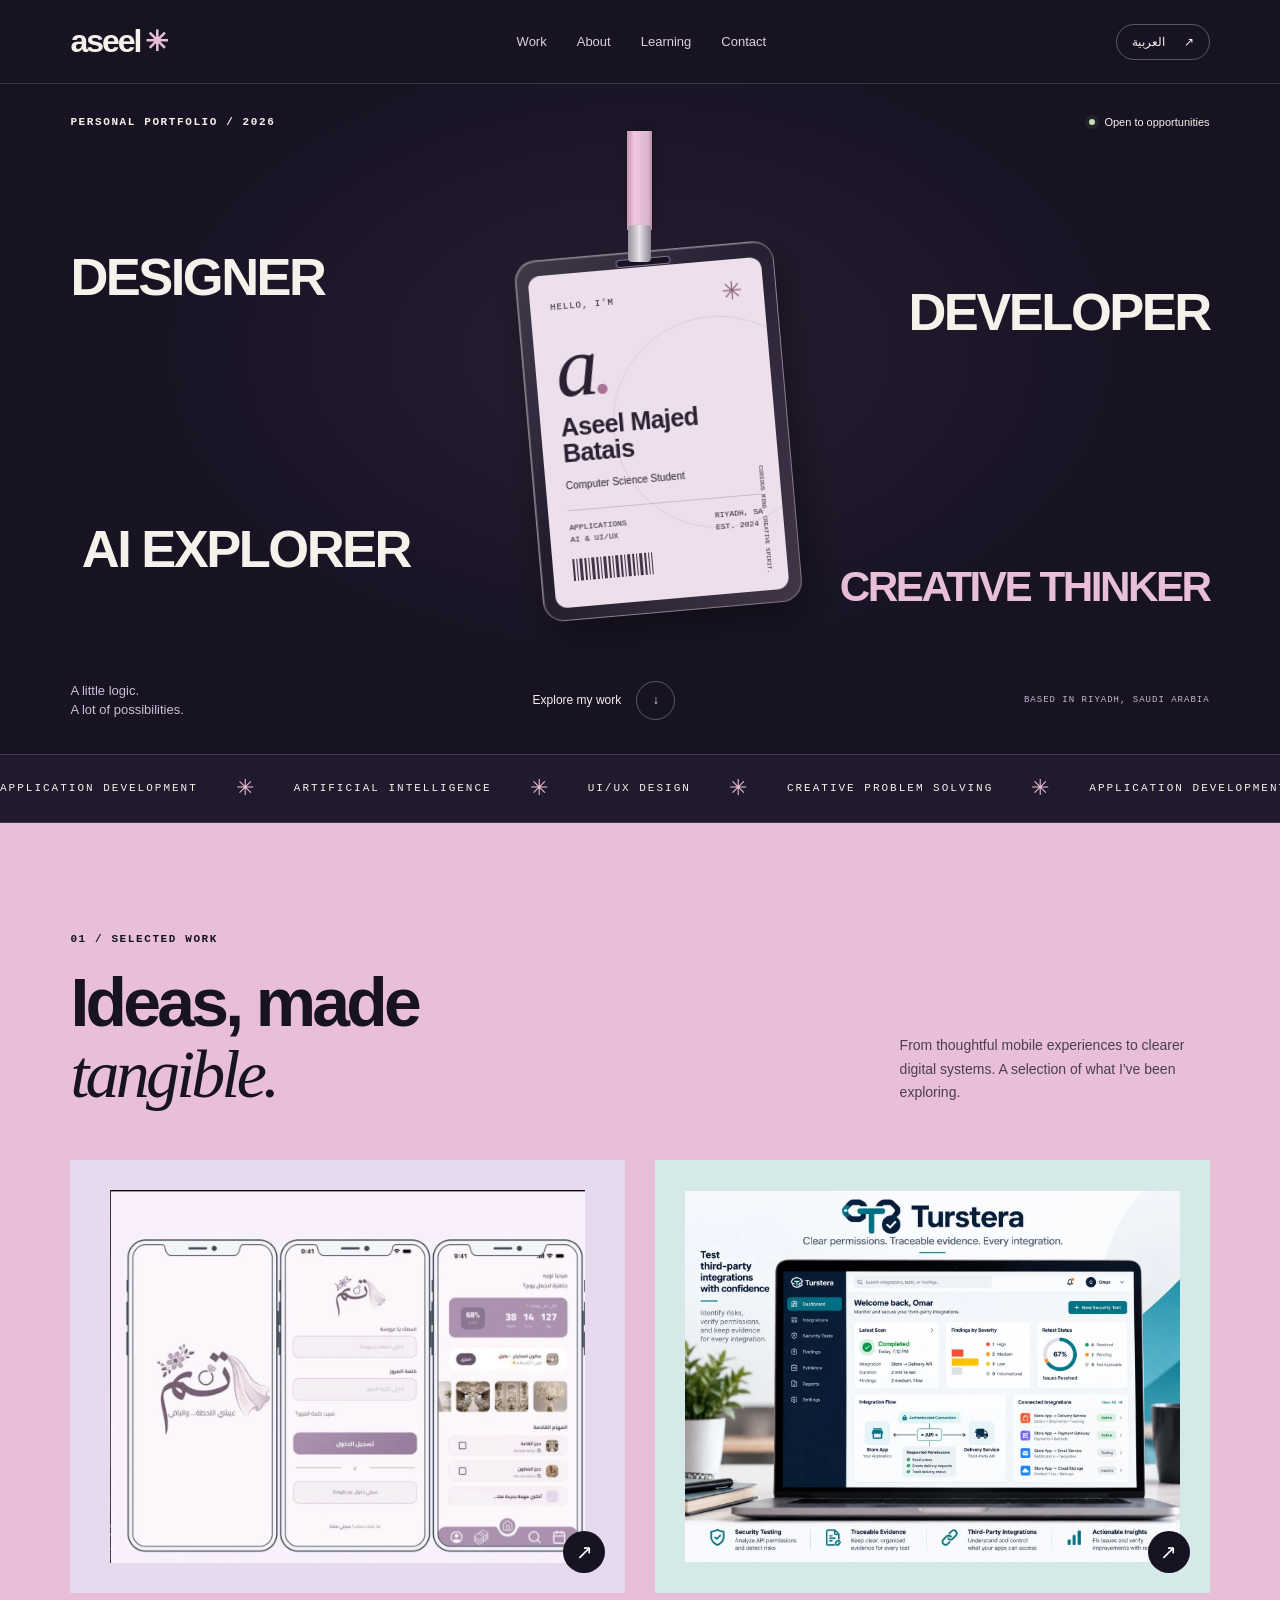
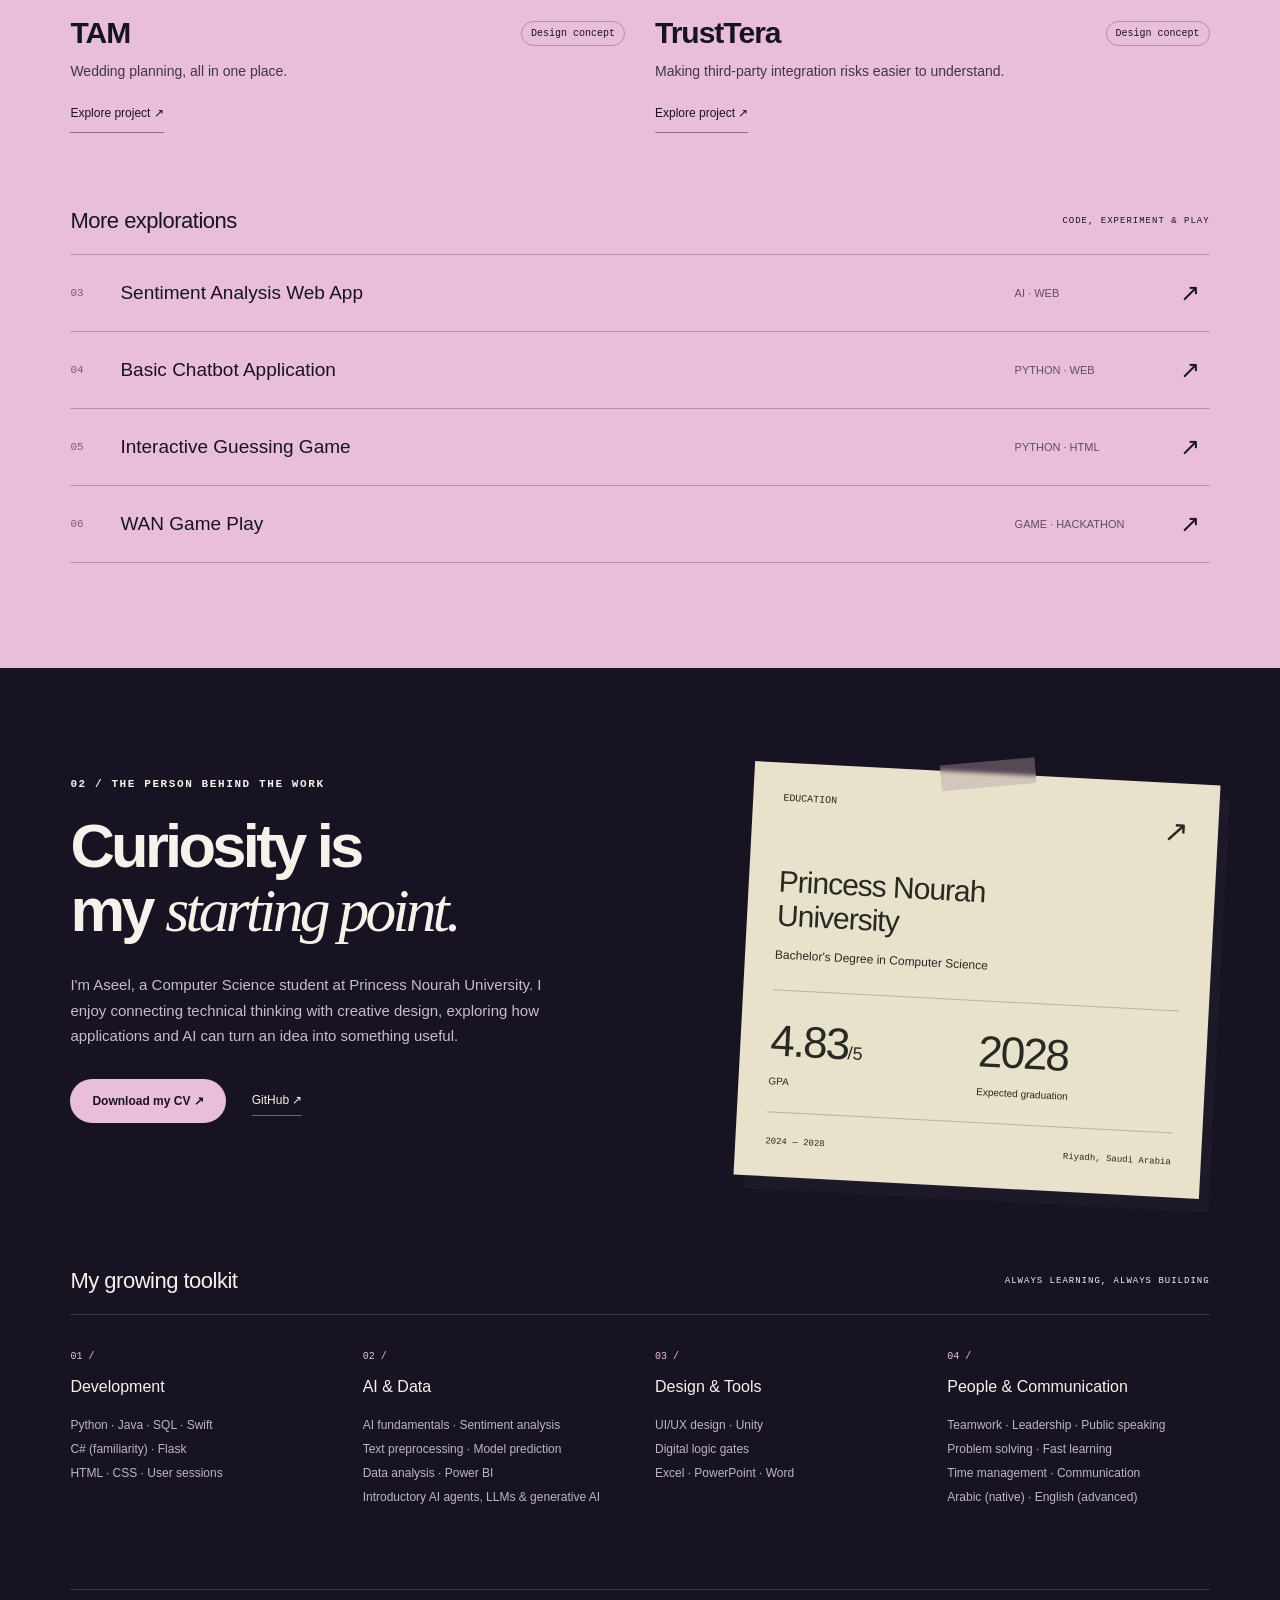
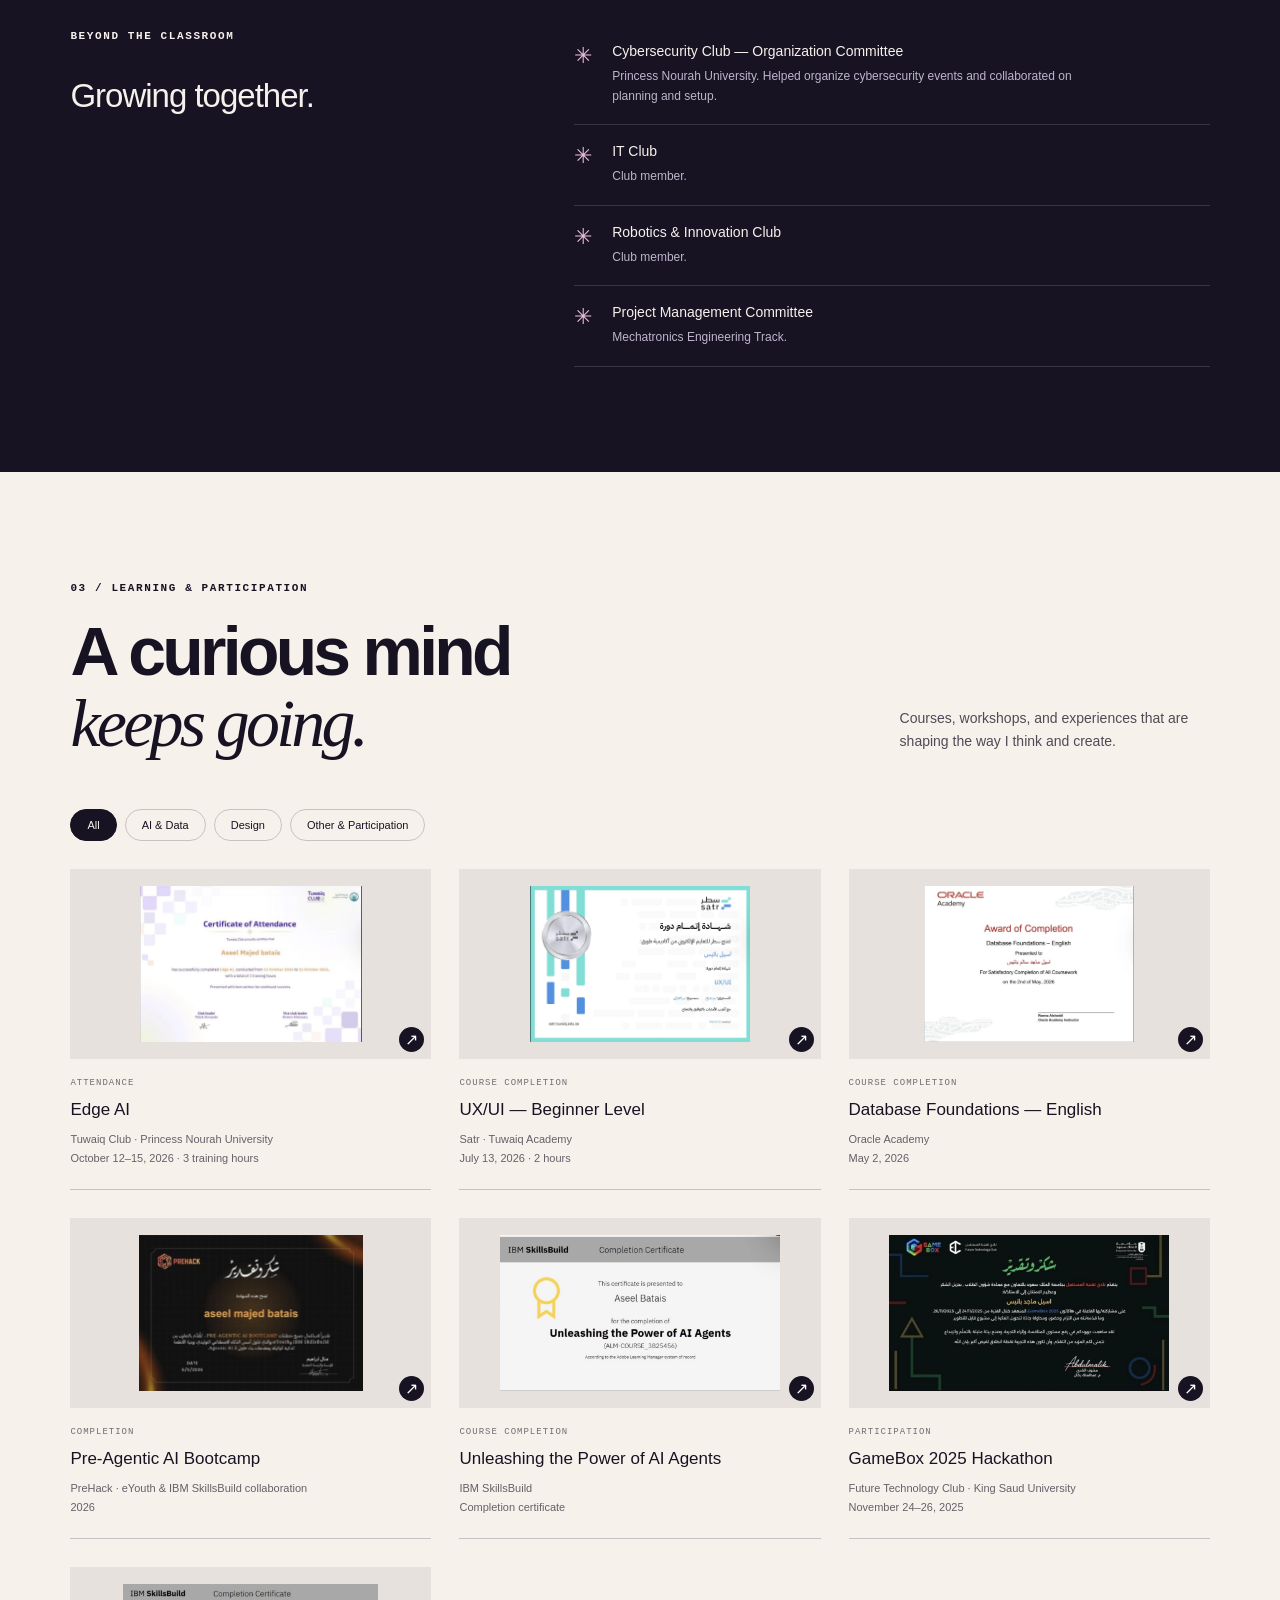
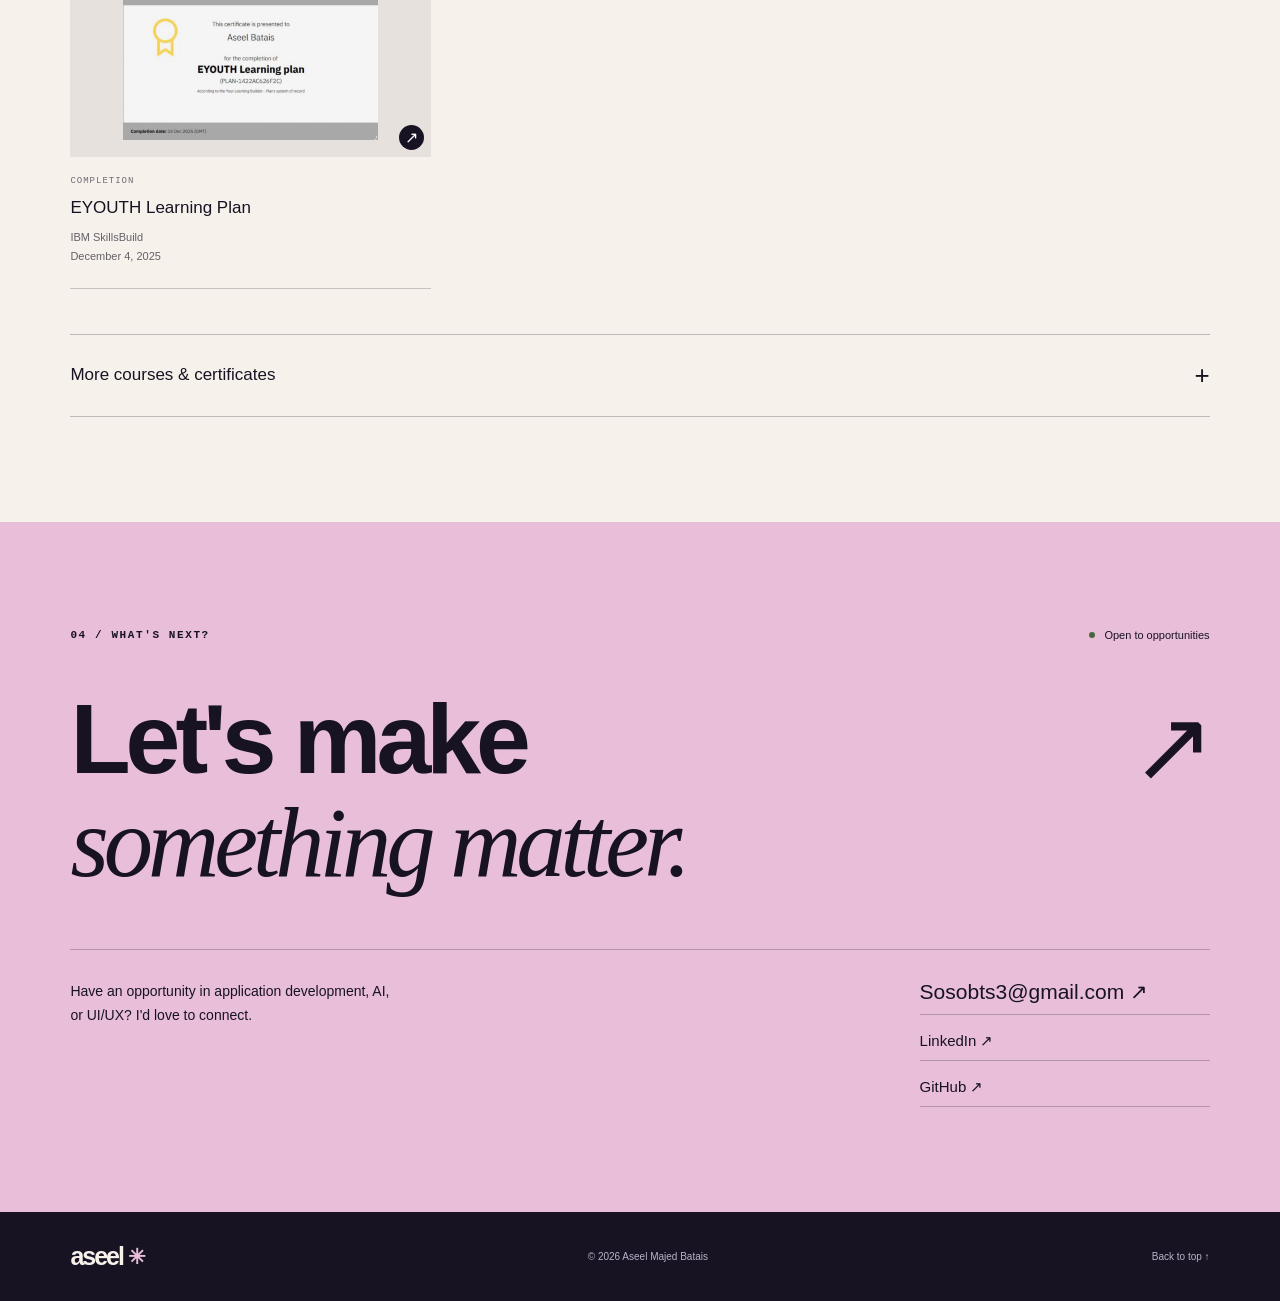
<file: index.html>
<!doctype html>
<html lang="en" dir="ltr">
<head>
<meta charset="utf-8"><meta name="viewport" content="width=device-width,initial-scale=1">
<meta name="theme-color" content="#171323"><meta name="description" content="Aseel Majed Batais — Computer Science student exploring application development, AI, and UI/UX. Discover projects, learning, and creative work.">
<title>Aseel Majed Batais — Portfolio</title>
<link rel="icon" href="assets/favicon.svg" type="image/svg+xml"><link rel="stylesheet" href="style.css">
</head>
<body>
<a class="skip" href="#work" data-t="skip">Skip to projects</a>
<header><a href="#home" class="wordmark" aria-label="Aseel home">aseel<span>✳</span></a><nav aria-label="Main navigation"><a href="#work" data-t="navWork">Work</a><a href="#about" data-t="navAbout">About</a><a href="#learning" data-t="navLearning">Learning</a><a href="#contact" data-t="navContact">Contact</a></nav><button id="language" class="language" aria-label="Switch to Arabic">العربية <span>↗</span></button></header>
<main>
<section id="home" class="hero">
<div class="hero-top"><span class="eyebrow" data-t="portfolio">PERSONAL PORTFOLIO / 2026</span><span class="availability"><i></i><span data-t="open">Open to opportunities</span></span></div>
<div class="hero-stage">
<div class="hero-word word-one" data-t="designer">DESIGNER</div><div class="hero-word word-two" data-t="developer">DEVELOPER</div><div class="hero-word word-three" data-t="explorer">AI EXPLORER</div><div class="hero-word word-four" data-t="thinker">CREATIVE THINKER</div>
<div class="badge-system" aria-label="Aseel Majed Batais profile card"><div class="lanyard"></div><div class="clip"></div><div class="badge" id="badge"><div class="badge-hole"></div><div class="badge-inner"><div class="badge-top"><span>HELLO, I'M</span><span class="badge-star">✳</span></div><div class="monogram" aria-hidden="true">a<span>.</span></div><h1>Aseel Majed<br>Batais</h1><p data-t="student">Computer Science Student</p><div class="badge-rule"></div><div class="badge-fields"><span>APPLICATIONS<br>AI & UI/UX</span><span>RIYADH, SA<br>EST. 2024</span></div><div class="barcode" aria-hidden="true"></div><span class="badge-small">CURIOUS MIND. CREATIVE SPIRIT.</span></div></div></div>
</div>
<div class="hero-bottom"><p data-t="heroIntro">A little logic.<br>A lot of possibilities.</p><a class="scroll-link" href="#work"><span data-t="explore">Explore my work</span><span class="circle-arrow">↓</span></a><span class="location" data-t="based">BASED IN RIYADH, SAUDI ARABIA</span></div>
</section>
<div class="ticker" aria-hidden="true"><div>APPLICATION DEVELOPMENT <span>✳</span> ARTIFICIAL INTELLIGENCE <span>✳</span> UI/UX DESIGN <span>✳</span> CREATIVE PROBLEM SOLVING <span>✳</span> APPLICATION DEVELOPMENT <span>✳</span> ARTIFICIAL INTELLIGENCE <span>✳</span> UI/UX DESIGN <span>✳</span></div></div>
<section class="work section" id="work"><div class="section-heading"><div><span class="eyebrow" data-t="workEyebrow">01 / SELECTED WORK</span><h2 data-t="workTitle">Ideas, made<br><em>tangible.</em></h2></div><p data-t="workIntro">From thoughtful mobile experiences to clearer digital systems. A selection of what I've been exploring.</p></div>
<div id="featured" class="featured"></div>
<div class="other-work"><div class="subheading"><h3 data-t="otherTitle">More explorations</h3><span data-t="otherSub">CODE, EXPERIMENT & PLAY</span></div><div id="otherProjects"></div></div>
</section>
<section class="about section" id="about"><div class="about-intro"><span class="eyebrow" data-t="aboutEyebrow">02 / THE PERSON BEHIND THE WORK</span><h2 data-t="aboutTitle">Curiosity is<br>my <em>starting point.</em></h2><p class="about-copy" data-t="aboutCopy">I'm Aseel, a Computer Science student at Princess Nourah University. I enjoy connecting technical thinking with creative design, exploring how applications and AI can turn an idea into something useful.</p><div class="about-actions"><a class="button pink" href="assets/Aseel_Majed_Batais_CV.pdf" download data-t="download">Download my CV ↗</a><a class="text-link" href="https://github.com/3alxx" target="_blank" rel="noopener">GitHub ↗</a></div></div><div class="education-note"><div class="note-top"><span data-t="education">EDUCATION</span><span>↗</span></div><h3 data-t="university">Princess Nourah<br>University</h3><p data-t="degree">Bachelor's Degree in Computer Science</p><div class="academic"><div><strong>4.83<span>/5</span></strong><span data-t="gpa">GPA</span></div><div><strong>2028</strong><span data-t="graduation">Expected graduation</span></div></div><div class="note-bottom"><span>2024 — 2028</span><span data-t="riyadh">Riyadh, Saudi Arabia</span></div></div>
<div class="skills"><div class="subheading"><h3 data-t="toolkit">My growing toolkit</h3><span data-t="learningAlways">ALWAYS LEARNING, ALWAYS BUILDING</span></div><div id="skillsGrid" class="skills-grid"></div></div>
<div class="community"><div><span class="eyebrow" data-t="communityLabel">BEYOND THE CLASSROOM</span><h3 data-t="communityTitle">Growing together.</h3></div><div id="activities"></div></div>
</section>
<section class="learning section" id="learning"><div class="section-heading"><div><span class="eyebrow" data-t="learningEyebrow">03 / LEARNING & PARTICIPATION</span><h2 data-t="learningTitle">A curious mind<br><em>keeps going.</em></h2></div><p data-t="learningIntro">Courses, workshops, and experiences that are shaping the way I think and create.</p></div><div class="filter-tabs" role="group" aria-label="Certificate categories"><button class="active" data-filter="all" data-t="all">All</button><button data-filter="ai" data-t="ai">AI & Data</button><button data-filter="design" data-t="design">Design</button><button data-filter="other" data-t="participation">Other & Participation</button></div><div id="certificates" class="cert-grid"></div><details class="additional"><summary><span data-t="additionalTitle">More courses & certificates</span><span>+</span></summary><div id="additionalCourses"></div></details></section>
<section class="contact section" id="contact"><div class="contact-top"><span class="eyebrow" data-t="contactEyebrow">04 / WHAT'S NEXT?</span><span class="availability"><i></i><span data-t="open">Open to opportunities</span></span></div><h2 data-t="contactTitle">Let's make<br><em>something matter.</em><span>↗</span></h2><div class="contact-bottom"><p data-t="contactCopy">Have an opportunity in application development, AI, or UI/UX? I'd love to connect.</p><div class="contact-links"><a href="mailto:Sosobts3@gmail.com">Sosobts3@gmail.com ↗</a><a href="https://www.linkedin.com/in/aseel-batais-29797629b" target="_blank" rel="noopener">LinkedIn ↗</a><a href="https://github.com/3alxx" target="_blank" rel="noopener">GitHub ↗</a></div></div></section>
</main><footer><a class="wordmark" href="#home">aseel<span>✳</span></a><span>© 2026 Aseel Majed Batais</span><a href="#home" data-t="top">Back to top ↑</a></footer>
<dialog id="projectDialog"><div class="dialog-bar"><span id="dialogLabel"></span><button class="close" data-close="projectDialog" aria-label="Close project">×</button></div><div id="projectContent"></div></dialog>
<dialog id="imageDialog"><div class="dialog-bar"><span id="imageTitle"></span><button class="close" data-close="imageDialog" aria-label="Close image">×</button></div><img id="largeImage" alt=""></dialog>
<script src="app.js"></script>
</body></html>
</file>
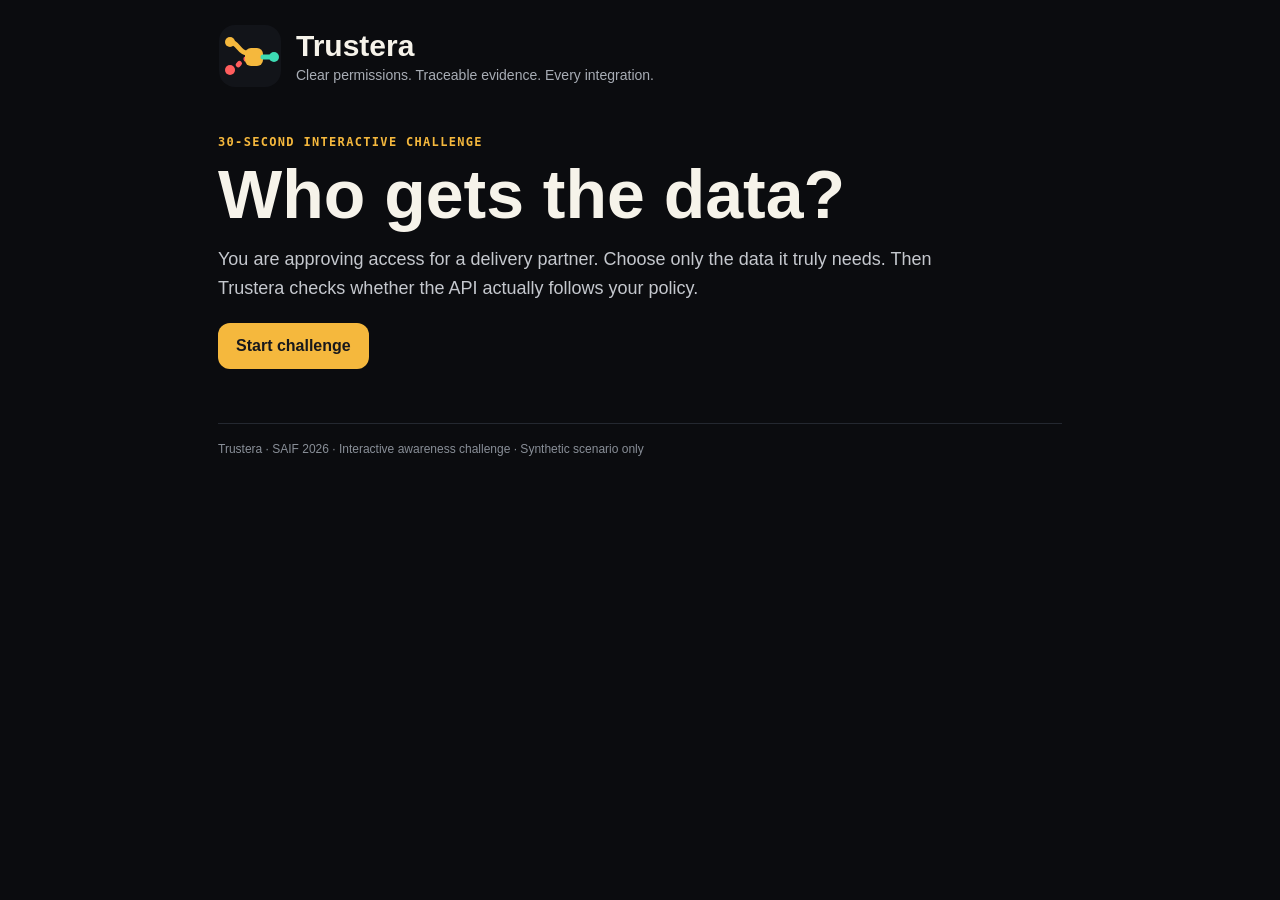
<file: trustera-challenge/index.html>
<!doctype html>
<html lang="en">
<head>
<meta charset="utf-8">
<meta name="viewport" content="width=device-width, initial-scale=1">
<meta name="theme-color" content="#0B0C0F">
<title>Trustera — Who Gets the Data?</title>
<style>
:root{--graphite:#0B0C0F;--surface:#121419;--gold:#F5B83D;--green:#3DDBB4;--red:#FF5D5D;--sand:#F6F3EA;--muted:#A8ADB5;--line:#292D35}
*{box-sizing:border-box}body{margin:0;background:var(--graphite);color:var(--sand);font-family:Arial,Helvetica,sans-serif}button{font:inherit}
.wrap{max-width:880px;margin:auto;padding:24px 18px 56px}.brand{display:flex;align-items:center;gap:14px}.mark{width:64px;height:64px}
.brand h1{font-size:30px;margin:0}.brand p{margin:4px 0 0;color:var(--muted);font-size:14px}
.kicker{font:700 12px/1.4 ui-monospace,monospace;letter-spacing:.11em;text-transform:uppercase;color:var(--gold)}
.hero{padding:46px 0 20px}.hero h2{font-size:clamp(38px,8vw,68px);line-height:.98;margin:10px 0 18px;max-width:760px}.hero p{font-size:18px;line-height:1.6;color:#c5c8ce;max-width:720px}
.card{margin-top:20px;padding:22px;background:var(--surface);border:1px solid var(--line);border-radius:16px}.hidden{display:none!important}
.actions{display:flex;gap:12px;flex-wrap:wrap;margin-top:20px}.primary,.secondary{border-radius:12px;padding:13px 18px;font-weight:800;cursor:pointer;min-height:46px}
.primary{background:var(--gold);color:#17181C;border:0}.secondary{background:transparent;color:var(--sand);border:1px solid #404550}
.top{display:flex;align-items:center;justify-content:space-between;gap:16px}.timer{font:700 16px ui-monospace,monospace;color:var(--gold)}
.progress{height:7px;background:#20242B;border-radius:99px;overflow:hidden;margin-top:14px}.progress span{display:block;height:100%;background:var(--gold);width:0;transition:width .2s}
.q{font-size:30px;font-weight:800;margin:24px 0 8px}.sub{color:#b8bcc3;line-height:1.5}
.fields{display:grid;grid-template-columns:1fr 1fr;gap:12px;margin-top:20px}.field{padding:16px;text-align:left;background:#0E1014;color:var(--sand);border:1px solid #353A44;border-radius:14px;cursor:pointer;min-height:76px}
.field strong{display:block;font:700 15px ui-monospace,monospace}.field small{display:block;color:#9DA2AA;margin-top:6px}.field.selected{border-color:var(--gold);box-shadow:inset 0 0 0 1px var(--gold)}
.grid2{display:grid;grid-template-columns:1fr 1fr;gap:14px;margin-top:18px}.panel{background:#0E1014;border:1px solid #30343D;border-radius:14px;padding:16px}.panel h3{font-size:13px;text-transform:uppercase;letter-spacing:.08em;margin:0 0 12px}
.row{display:flex;align-items:center;justify-content:space-between;gap:10px;padding:9px 0;border-top:1px solid #23262D;font:14px ui-monospace,monospace}.row:first-of-type{border-top:0}
.gold{color:var(--gold)}.green{color:var(--green)}.red{color:var(--red)}
.alert{margin:18px 0;padding:15px 16px;border-left:4px solid var(--red);background:#1A1113;border-radius:10px}
.flow{margin-top:20px;display:grid;grid-template-columns:1fr 64px 1fr;align-items:center;gap:12px}.node{padding:16px;background:#0E1014;border:1px solid #353A44;border-radius:14px;text-align:center}.policy{border-color:var(--gold)}
.allow-line{height:3px;background:var(--green);position:relative}.allow-line:after{content:"";position:absolute;right:-1px;top:-5px;border-left:9px solid var(--green);border-top:6px solid transparent;border-bottom:6px solid transparent}
.block-line{margin-top:16px;height:3px;background:repeating-linear-gradient(to right,var(--red),var(--red) 8px,transparent 8px,transparent 15px)}
.passport{margin-top:22px;padding:20px;border-radius:16px;background:#0D1514;border:1px solid var(--green)}.passport.fail{background:#171011;border-color:var(--red)}
.status{font-size:38px;font-weight:900;margin:4px 0 10px}.metric{display:flex;justify-content:space-between;gap:16px;padding:11px 0;border-top:1px solid #2A2F35}.metric:first-of-type{border-top:0}
.footer{margin-top:34px;padding-top:18px;border-top:1px solid #242830;color:#898F98;font-size:12px}
@media(max-width:640px){.fields,.grid2{grid-template-columns:1fr}.flow{grid-template-columns:1fr}.allow-line{width:3px;height:40px;margin:auto}.allow-line:after{right:-5px;top:auto;bottom:-1px;border-left:6px solid transparent;border-right:6px solid transparent;border-top:9px solid var(--green);border-bottom:0}}
</style>
</head>
<body>
<main class="wrap">
<div class="brand">
<svg class="mark" viewBox="0 0 64 64" aria-label="Trustera mark">
<rect x="1" y="1" width="62" height="62" rx="16" fill="#121419"/>
<path d="M12 18 C20 18 21 29 29 29" stroke="#F5B83D" stroke-width="5" fill="none" stroke-linecap="round"/>
<circle cx="12" cy="18" r="5" fill="#F5B83D"/>
<path d="M12 46 C20 46 21 35 29 35" stroke="#FF5D5D" stroke-width="5" fill="none" stroke-linecap="round" stroke-dasharray="2 8"/>
<circle cx="12" cy="46" r="5" fill="#FF5D5D"/>
<rect x="27" y="24" width="18" height="18" rx="6" fill="#F5B83D"/>
<path d="M45 33 H55" stroke="#3DDBB4" stroke-width="5" stroke-linecap="round"/>
<circle cx="56" cy="33" r="5" fill="#3DDBB4"/>
</svg>
<div><h1>Trustera</h1><p>Clear permissions. Traceable evidence. Every integration.</p></div>
</div>
<section id="intro" class="hero">
<div class="kicker">30-second interactive challenge</div>
<h2>Who gets the data?</h2>
<p>You are approving access for a delivery partner. Choose only the data it truly needs. Then Trustera checks whether the API actually follows your policy.</p>
<div class="actions"><button id="start" class="primary">Start challenge</button></div>
</section>
<section id="game" class="card hidden">
<div class="top"><div class="kicker">Step 1 · Set the policy</div><div id="timer" class="timer">00:30</div></div>
<div class="progress"><span id="bar"></span></div>
<div class="q">What should the delivery partner access?</div>
<div class="sub">Scenario: it only needs enough information to deliver an assigned order.</div>
<div id="fields" class="fields"></div>
<div class="actions"><button id="verify" class="primary">Verify with Trustera</button><button id="reset" class="secondary">Reset</button></div>
</section>
<section id="reveal" class="card hidden">
<div class="kicker">Step 2 · Compare policy vs behavior</div>
<div class="q">You made the policy. Did the API follow it?</div>
<div class="grid2">
<div class="panel"><h3 class="gold">Allowed by your policy</h3><div id="allowed"></div></div>
<div class="panel"><h3 class="red">Actually returned by API</h3><div id="actual"></div></div>
</div>
<div class="alert"><strong>Violation found.</strong> The API returned <span id="extra">0</span> field(s) your policy did not allow.</div>
<div class="flow"><div class="node">Store API<br><span class="kicker">data owner</span></div><div class="allow-line"></div><div class="node policy">Policy node<br><span class="gold">Trustera verifies</span></div></div>
<div class="block-line"></div>
<p class="sub" style="font-size:13px">Red dashed flow = forbidden data is blocked before it reaches the partner.</p>
<div class="passport fail">
<div class="kicker">Integration Passport</div><div class="status red">FAILED</div>
<div class="metric"><span>Finding</span><strong class="red">Unauthorized Data Access</strong></div>
<div class="metric"><span>Evidence</span><strong>Captured</strong></div>
<div class="metric"><span>Policy tests</span><strong>3 / 4 passed</strong></div>
</div>
<div class="actions"><button id="fix" class="primary">Apply fix & retest</button></div>
</section>
<section id="final" class="card hidden">
<div class="kicker">Step 3 · Retest</div>
<div class="q green">The integration now follows the policy.</div>
<div class="passport">
<div class="kicker">Integration Passport</div><div class="status green">VERIFIED</div>
<div class="metric"><span>Trust Score</span><strong class="green">100 / 100</strong></div>
<div class="metric"><span>Policy tests</span><strong class="green">4 / 4 passed</strong></div>
<div class="metric"><span>Open findings</span><strong class="green">0</strong></div>
<div class="metric"><span>Evidence</span><strong>Traceable</strong></div>
</div>
<div class="card" style="background:#0E1014">
<div class="kicker">The idea in one line</div>
<p style="font-size:23px;font-weight:800;margin:8px 0">Trust is not assumed. It is verified.</p>
<p class="sub">Trustera compares what a third party is allowed to access with what the API actually returns, records evidence, and retests after the fix.</p>
</div>
<div class="actions"><button id="again" class="secondary">Play again</button></div>
</section>
<div class="footer">Trustera · SAIF 2026 · Interactive awareness challenge · Synthetic scenario only</div>
</main>
<script>
(() => {
const data=[["order_id","Needed to identify the assigned order"],["delivery_address","Needed to deliver the order"],["delivery_status","Needed to update delivery"],["customer_phone","Not required in this scenario"],["national_id","Sensitive — not needed"],["private_record","Sensitive — not needed"]];
const actual=["order_id","delivery_address","delivery_status","customer_phone","national_id","private_record"];
const state={selected:new Set(),sec:30,t:null}; const $=id=>document.getElementById(id); const sections=["intro","game","reveal","final"];
function show(id){sections.forEach(x=>$(x).classList.toggle("hidden",x!==id));window.scrollTo({top:0,behavior:"smooth"});}
function render(){$("fields").innerHTML="";data.forEach(([name,desc])=>{const b=document.createElement("button");b.type="button";b.className="field";b.innerHTML='<strong>'+name+'</strong><small>'+desc+'</small>';b.addEventListener("click",()=>{state.selected.has(name)?state.selected.delete(name):state.selected.add(name);b.classList.toggle("selected")});$("fields").appendChild(b);});}
function start(){clearInterval(state.t);state.selected.clear();state.sec=30;render();$("timer").textContent="00:30";$("bar").style.width="0%";show("game");state.t=setInterval(()=>{state.sec--;$("timer").textContent="00:"+String(state.sec).padStart(2,"0");$("bar").style.width=((30-state.sec)/30*100)+"%";if(state.sec<=0){clearInterval(state.t);verify()}},1000);}
function row(name,bad=false){return '<div class="row"><span>'+name+'</span><span class="'+(bad?'red':'green')+'">'+(bad?'VIOLATION':'✓')+'</span></div>';}
function verify(){clearInterval(state.t);const chosen=[...state.selected];$("allowed").innerHTML=(chosen.length?chosen:["No fields selected"]).map(x=>row(x,false)).join("");$("actual").innerHTML=actual.map(x=>row(x,!state.selected.has(x))).join("");$("extra").textContent=actual.filter(x=>!state.selected.has(x)).length;show("reveal");}
$("start").addEventListener("click",start);$("reset").addEventListener("click",start);$("verify").addEventListener("click",verify);$("fix").addEventListener("click",()=>show("final"));$("again").addEventListener("click",start);render();
})();
</script>
</body>
</html>
</file>
<file: style.css>
:root{--ink:#171323;--ink2:#211a33;--paper:#f7f1ec;--pink:#e8bed9;--pink-light:#f0d6e6;--muted:#b8afc4;--line:#ffffff24;--accent:#f3b9df}*{box-sizing:border-box}html{scroll-behavior:smooth;scroll-padding-top:90px}body{margin:0;background:var(--ink);color:var(--paper);font-family:Arial,Tahoma,sans-serif;-webkit-font-smoothing:antialiased}button,a{-webkit-tap-highlight-color:transparent}button{font:inherit;cursor:pointer}a{color:inherit;text-decoration:none}button:focus-visible,a:focus-visible,summary:focus-visible{outline:3px solid #8576ff;outline-offset:5px}::selection{background:#e8bed9;color:#171323}.skip{position:fixed;top:-100px;z-index:30;padding:15px;background:white;color:black}.skip:focus{top:5px}header{height:84px;position:relative;z-index:5;display:flex;align-items:center;justify-content:space-between;max-width:1600px;margin:auto;padding:0 5.5%;border-bottom:1px solid var(--line)}.wordmark{font-size:32px;font-weight:800;letter-spacing:-2px;display:flex;align-items:center;gap:5px}.wordmark span{font-size:28px;color:var(--pink)}nav{display:flex;gap:30px;font-size:13px;color:#d8d1e1}nav a{position:relative;padding:10px 0}nav a:after{content:'';height:1px;background:var(--pink);position:absolute;bottom:5px;left:0;right:100%;transition:right .2s}nav a:hover:after{right:0}.language{border:1px solid #ffffff4a;color:var(--paper);background:transparent;padding:10px 15px;border-radius:30px;font-size:12px}.language span{margin-inline-start:15px}.hero{max-width:1600px;margin:auto;padding:30px 5.5% 34px;background:radial-gradient(ellipse at 50% 40%,#49365355,transparent 57%)}.hero-top,.hero-bottom{display:flex;align-items:center;justify-content:space-between;gap:20px}.eyebrow{font:11px/1.5 'Courier New',monospace;letter-spacing:1.6px;font-weight:600}.availability{display:inline-flex;align-items:center;gap:9px;font-size:11px}.availability i{height:6px;width:6px;border-radius:50%;background:#c2e1af;box-shadow:0 0 0 4px #bde1ac12}.hero-stage{position:relative;height:550px;display:grid;place-items:center;direction:ltr}.hero-word{position:absolute;font-size:clamp(26px,4.1vw,66px);font-weight:900;letter-spacing:-2.5px;line-height:1;z-index:0}.word-one{top:120px;left:0}.word-two{top:155px;right:0}.word-three{bottom:105px;left:1%}.word-four{bottom:72px;right:0;font-size:clamp(23px,3.3vw,52px);color:var(--pink)}.badge-system{height:550px;width:260px;position:relative;perspective:900px;z-index:1}.lanyard{height:99px;width:25px;background:linear-gradient(90deg,#c794b4,#efc7e1 30%,#ddb4d0 85%,#ba8ba9);position:absolute;left:117px;top:0;box-shadow:2px 0 10px #0004}.clip{position:absolute;left:118px;top:94px;background:linear-gradient(90deg,#97939c,#e7e3e9,#89848f);width:23px;height:37px;border-radius:4px;z-index:3}.badge{position:absolute;top:120px;width:260px;height:362px;border:1px solid #e9ccdf80;border-radius:21px;background:linear-gradient(130deg,#ffffff21,#ffffff05 45%,#d7b8cf33);padding:15px 12px 12px;box-shadow:8px 18px 40px #0006,inset 1px 1px #fff4;transform:rotate(-5deg);transform-origin:50% -30px;animation:sway 7s ease-in-out infinite;will-change:transform}.badge-hole{position:absolute;left:101px;top:6px;width:55px;height:8px;border:1px solid #cbb7d399;border-radius:9px;background:#171323}.badge-inner{height:100%;border-radius:12px;background:#eddfeb;color:#292133;padding:17px 20px;position:relative;overflow:hidden}.badge-inner:after{content:'';position:absolute;right:-50px;top:55px;border:1px solid #8b72882b;border-radius:50%;width:210px;height:210px;pointer-events:none}.badge-top{display:flex;justify-content:space-between;align-items:center;font:9px 'Courier New',monospace;letter-spacing:1px}.badge-star{font-size:25px;color:#89637f}.monogram{font-family:Georgia,serif;font-size:85px;line-height:90px;font-style:italic;letter-spacing:-6px}.monogram span{color:#a97196}.badge h1{font-size:25px;letter-spacing:-.6px;line-height:1.03;margin:3px 0 10px}.badge p{font-size:10px;margin:0 0 16px}.badge-rule{height:1px;background:#39283e30;margin-bottom:11px}.badge-fields{display:flex;justify-content:space-between;font:8px/1.5 'Courier New',monospace}.barcode{height:22px;width:80px;background:repeating-linear-gradient(90deg,#433548 0 2px,transparent 2px 4px,#433548 4px 5px,transparent 5px 7px,#433548 7px 10px,transparent 10px 12px);margin-top:13px}.badge-small{position:absolute;bottom:17px;right:15px;font:6px 'Courier New',monospace;writing-mode:vertical-rl}.hero-bottom p{font-size:13px;line-height:1.5;margin:0;color:#c9c0d3}.scroll-link{display:flex;align-items:center;gap:15px;font-size:12px}.circle-arrow{display:grid;place-items:center;width:39px;height:39px;border:1px solid #ffffff4a;border-radius:50%;transition:background .2s}.scroll-link:hover .circle-arrow{background:var(--pink);color:var(--ink)}.location{font:9px 'Courier New',monospace;letter-spacing:1px;color:#c3b8cc}.ticker{overflow:hidden;border-top:1px solid var(--line);border-bottom:1px solid var(--line);padding:20px 0;background:#21192c;font:11px 'Courier New',monospace;letter-spacing:2px}.ticker div{width:max-content;animation:marquee 42s linear infinite;display:flex;gap:38px;align-items:center}.ticker span{color:var(--pink);font-size:22px}.section{padding:105px max(5.5%,calc((100vw - 1424px)/2));scroll-margin-top:0}.work{background:var(--pink);color:var(--ink)}.section-heading{display:flex;align-items:flex-end;justify-content:space-between;gap:45px;margin-bottom:50px}h2{font-size:clamp(42px,5.3vw,78px);line-height:1.04;letter-spacing:-3.7px;font-weight:750;margin:21px 0 0}h2 em{font-family:Georgia,'Times New Roman',serif;font-weight:400}p{line-height:1.7}.section-heading>p{max-width:310px;font-size:14px;margin:0 0 5px;opacity:.75}.featured{display:grid;grid-template-columns:1fr 1fr;gap:30px}.project-cover{border:0;width:100%;padding:30px;background:#e7daef;aspect-ratio:1.28;display:flex;justify-content:center;align-items:center;overflow:hidden;position:relative}.project-cover img{width:100%;height:100%;object-fit:contain;transition:transform .5s}.project-card:nth-child(2) .project-cover{background:#d5e9e9}.project-cover:hover img{transform:scale(1.035)}.cover-arrow{position:absolute;bottom:20px;right:20px;background:var(--ink);color:white;border-radius:50%;width:42px;height:42px;display:grid;place-items:center;font-size:20px}.project-meta{display:flex;justify-content:space-between;align-items:center;gap:10px;margin:23px 0 10px}.project-meta h3{font-size:30px;letter-spacing:-1px;margin:0}.project-meta span{font:10px 'Courier New',monospace;border:1px solid #17132344;padding:6px 9px;border-radius:30px}.project-card p{font-size:14px;max-width:450px;margin:0;opacity:.8}.project-open{padding:12px 0;margin:10px 0 0;border:0;border-bottom:1px solid #17132370;background:transparent;color:var(--ink);font-size:12px}.other-work{margin-top:75px}.subheading{display:flex;justify-content:space-between;align-items:center;gap:20px;border-bottom:1px solid #17132340;padding-bottom:20px}.subheading h3{font-size:22px;font-weight:500;margin:0;letter-spacing:-.5px}.subheading>span{font:9px 'Courier New',monospace;letter-spacing:1px}.project-row{width:100%;border:0;border-bottom:1px solid #17132340;background:none;text-align:start;color:var(--ink);display:grid;grid-template-columns:35px 1fr 150px 30px;gap:15px;align-items:center;padding:24px 0}.project-row .index{font:11px 'Courier New',monospace;opacity:.55}.project-row strong{font-size:19px;font-weight:500}.project-row .category{font-size:11px;opacity:.65}.project-row .row-arrow{font-size:24px;transition:transform .2s}.project-row:hover .row-arrow{transform:translate(3px,-3px)}.about{display:grid;grid-template-columns:1.2fr 1fr;column-gap:10%;row-gap:80px;background:#171323}.about h2{font-size:clamp(40px,4.8vw,67px)}.about-copy{max-width:500px;font-size:15px;color:#c6bdce;margin:30px 0}.about-actions{display:flex;gap:26px;align-items:center}.button{display:inline-block;padding:15px 22px;border-radius:30px;font-size:12px;font-weight:600}.pink{background:var(--pink);color:var(--ink)}.text-link{font-size:12px;border-bottom:1px solid #ffffff5c;padding:8px 0}.education-note{background:#e8e1cb;color:#282922;padding:30px;transform:rotate(3deg);align-self:center;position:relative;box-shadow:10px 13px 0 #ffffff07}.education-note:before{content:'';position:absolute;top:-12px;left:40%;height:26px;width:95px;transform:rotate(-8deg);background:#b39da164;backdrop-filter:blur(2px)}.note-top{display:flex;justify-content:space-between;font:10px 'Courier New',monospace}.note-top span:last-child{font-size:30px}.education-note h3{font-size:30px;letter-spacing:-1px;font-weight:500;margin:35px 0 12px}.education-note p{font-size:12px;margin:0 0 25px}.academic{display:grid;grid-template-columns:1fr 1fr;gap:10px;padding:25px 0;border-block:1px solid #28292240}.academic>div{display:flex;flex-direction:column;gap:10px}.academic strong{font-size:44px;font-weight:500;letter-spacing:-2px}.academic strong span{font-size:18px;letter-spacing:0}.academic>div>span{font-size:10px}.note-bottom{display:flex;justify-content:space-between;gap:10px;font:9px 'Courier New',monospace;margin-top:24px}.skills,.community{grid-column:1/-1}.about .subheading{border-color:var(--line)}.skills-grid{display:grid;grid-template-columns:repeat(4,1fr);gap:30px;margin-top:30px}.skill-group>span{font:10px 'Courier New',monospace;color:var(--pink)}.skill-group h4{font-size:16px;font-weight:500;margin:15px 0 17px}.skill-group p{font-size:12px;line-height:2;color:#beb4c9;margin:0}.community{display:grid;grid-template-columns:1fr 1.4fr;gap:50px;border-top:1px solid var(--line);padding-top:35px}.community h3{font-size:33px;font-weight:500;letter-spacing:-1px}.activity{display:flex;gap:20px;padding:18px 0;border-bottom:1px solid var(--line)}.activity>span{color:var(--pink);font-size:22px}.activity h4{font-size:14px;font-weight:500;margin:0 0 7px}.activity p{font-size:12px;color:#bfb4cc;max-width:490px;margin:0}.learning{background:var(--paper);color:var(--ink)}.filter-tabs{display:flex;flex-wrap:wrap;gap:8px;margin-bottom:28px}.filter-tabs button{padding:9px 16px;background:transparent;border:1px solid #17132335;border-radius:30px;font-size:11px;color:var(--ink)}.filter-tabs button.active{background:var(--ink);color:var(--paper);border-color:var(--ink)}.cert-grid{display:grid;grid-template-columns:repeat(3,1fr);gap:28px}.cert-card{border-bottom:1px solid #17132335;padding-bottom:22px}.cert-image{width:100%;height:190px;display:block;background:#e7e1dd;padding:17px;border:0;position:relative}.cert-image img{width:100%;height:100%;object-fit:contain;transition:transform .3s}.cert-image:hover img{transform:scale(1.03)}.cert-image>span{position:absolute;right:7px;bottom:7px;background:#171323;color:white;width:25px;height:25px;border-radius:50%;display:grid;place-items:center}.cert-type{display:block;font:9px 'Courier New',monospace;letter-spacing:1px;opacity:.6;margin-top:19px}.cert-card h3{font-size:17px;font-weight:500;line-height:1.4;margin:10px 0 8px}.cert-card p{font-size:11px;opacity:.65;margin:0}.additional{border-block:1px solid #17132340;margin-top:45px}.additional summary{list-style:none;cursor:pointer;display:flex;justify-content:space-between;align-items:center;padding:25px 0;font-size:17px}.additional summary::-webkit-details-marker{display:none}.additional summary>span:last-child{font-size:26px}.additional[open] summary>span:last-child{transform:rotate(45deg)}#additionalCourses{display:grid;grid-template-columns:1fr 1fr;gap:0 40px;padding-bottom:20px}.course{padding:15px 0;border-top:1px solid #17132320}.course strong{font-size:13px;font-weight:500;display:block}.course span{display:block;font-size:11px;margin-top:7px;opacity:.6}.contact{background:var(--pink);color:var(--ink)}.contact-top{display:flex;justify-content:space-between;align-items:center;gap:20px}.contact .availability i{background:#48683b;box-shadow:none}.contact h2{font-size:clamp(45px,7.7vw,112px);margin:45px 0 55px;position:relative;letter-spacing:-5px;max-width:1150px}.contact h2>span{position:absolute;right:0;top:0;font:100px Arial}.contact-bottom{display:flex;justify-content:space-between;gap:40px;align-items:flex-start;border-top:1px solid #17132340;padding-top:30px}.contact-bottom p{max-width:320px;font-size:14px;margin:0}.contact-links{display:flex;flex-direction:column;gap:17px;min-width:290px}.contact-links a{border-bottom:1px solid #17132340;padding-bottom:10px;font-size:15px}.contact-links a:first-child{font-size:21px}footer{display:flex;align-items:center;justify-content:space-between;gap:20px;padding:30px 5.5%;font-size:10px;color:#bcb1c9}footer .wordmark{color:var(--paper);font-size:25px}footer .wordmark span{font-size:21px}dialog{background:var(--paper);color:var(--ink);border:0;padding:0;width:min(1060px,94vw);max-height:91dvh;border-radius:12px;box-shadow:0 20px 90px #0008}dialog::backdrop{background:#0c0815d9;backdrop-filter:blur(6px)}.dialog-bar{display:flex;align-items:center;justify-content:space-between;padding:14px 24px;position:sticky;top:0;background:var(--paper);border-bottom:1px solid #17132325;z-index:2;font:11px 'Courier New',monospace}.close{background:var(--ink);color:var(--paper);border:0;border-radius:50%;font:25px Arial;width:36px;height:36px}.project-detail{padding:30px 40px 40px}.detail-heading{display:flex;justify-content:space-between;gap:20px;align-items:start}.project-detail h2{font-size:48px;margin:10px 0 15px;letter-spacing:-2px}.detail-tag{border:1px solid #17132355;padding:6px 10px;font:10px 'Courier New',monospace;border-radius:30px;white-space:nowrap;margin-top:15px}.detail-intro{font-size:16px;max-width:760px}.detail-facts{display:grid;grid-template-columns:repeat(3,1fr);gap:25px;margin:30px 0;padding:22px 0;border-block:1px solid #17132330}.detail-facts h4{font:10px 'Courier New',monospace;text-transform:uppercase;opacity:.6;margin:0 0 10px}.detail-facts p{font-size:13px;margin:0}.detail-body h3{font-size:23px;font-weight:500}.detail-body p{font-size:14px;max-width:750px}.detail-gallery{display:grid;grid-template-columns:1fr 1fr;gap:18px;margin:30px 0}.detail-gallery button{border:0;padding:10px;background:#e7dfeb}.detail-gallery button:first-child{grid-column:1/-1}.detail-gallery img{max-width:100%;width:100%;max-height:570px;object-fit:contain;display:block}.detail-gallery span{display:block;font-size:10px;margin:12px 0 3px;opacity:.6}.detail-source{font-size:12px;border-bottom:1px solid #17132360;padding-bottom:7px;display:inline-block}#imageDialog{width:min(1250px,96vw);background:#e8e2dd}#imageDialog img{display:block;max-width:100%;max-height:80dvh;object-fit:contain;margin:auto;padding:15px}body:has(dialog[open]){overflow:hidden}[dir=rtl] h2{letter-spacing:-1.5px;line-height:1.25}[dir=rtl] h2 em{font-family:Tahoma,Arial,sans-serif;font-style:normal;font-weight:400}[dir=rtl] .hero-word{font-size:clamp(24px,3.7vw,56px);letter-spacing:-1px}[dir=rtl] .hero-stage .hero-word{direction:rtl}[dir=rtl] .word-four{font-size:clamp(22px,3.3vw,46px)}[dir=rtl] .badge{direction:ltr}[dir=rtl] .contact h2>span{right:auto;left:0}[dir=rtl] .contact-links{direction:ltr}[dir=rtl] .eyebrow{font-family:Tahoma,Arial,sans-serif;letter-spacing:0;font-size:11px}[dir=rtl] .project-meta h3{letter-spacing:0}[dir=rtl] .project-meta span,[dir=rtl] .detail-tag{font-family:Tahoma,Arial,sans-serif}[hidden]{display:none!important}@keyframes sway{0%,100%{transform:rotate(-5deg)}50%{transform:rotate(4deg)}}@keyframes marquee{to{transform:translateX(-42%)}}@media(min-width:1600px){.hero-stage{height:610px}.badge-system{margin-top:0}}@media(max-width:1000px){.hero-word{font-size:36px;letter-spacing:-1.5px}.word-four{font-size:28px}.badge-system{transform:scale(.9)}.word-one{top:105px}.word-two{top:155px}.word-three{bottom:120px}.word-four{bottom:70px}.hero-stage{height:510px}.section{padding-top:80px;padding-bottom:80px}.about{column-gap:7%}.skills-grid{grid-template-columns:1fr 1fr}.cert-grid{gap:23px}.cert-image{height:160px}.contact h2>span{font-size:70px}.contact h2{letter-spacing:-3px}.project-cover{padding:20px}}@media(max-width:700px){header{height:73px;padding-inline:6%;flex-wrap:wrap}.wordmark{font-size:28px}nav{gap:16px;font-size:11px}nav a:last-child{display:none}.language{font-size:11px;padding:8px 10px}.language span{display:none}.hero{padding-inline:6%;padding-top:22px}.hero-top{align-items:start}.hero-top .eyebrow{font-size:8px;letter-spacing:1px}.availability{font-size:9px;gap:7px}.hero-stage{height:575px}.badge-system{transform:scale(.86);transform-origin:center top;position:absolute;top:30px}.hero-word{font-size:30px;letter-spacing:-1.3px}.word-one{top:7px;left:0}.word-two{top:55px;right:0}.word-three{bottom:88px;left:0;font-size:24px}.word-four{bottom:38px;right:0;font-size:24px}.hero-bottom{padding-top:3px}.hero-bottom p{font-size:11px}.location{display:none}.scroll-link{font-size:11px;gap:12px}.circle-arrow{width:32px;height:32px}.ticker{padding:16px 0}.section{padding:65px 6%}.section-heading{display:block;margin-bottom:32px}h2{font-size:49px;letter-spacing:-2.5px}.section-heading>p{margin-top:23px;font-size:13px;max-width:350px}.eyebrow{font-size:9px}.featured{grid-template-columns:1fr;gap:35px}.project-cover{aspect-ratio:1.3;padding:23px}.project-meta{margin-top:19px}.project-meta h3{font-size:28px}.project-meta span{font-size:9px}.project-card p{font-size:13px}.other-work{margin-top:48px}.subheading h3{font-size:20px}.subheading>span{font-size:7px;max-width:120px;text-align:end}.project-row{grid-template-columns:22px 1fr 22px;gap:9px;padding:21px 0}.project-row strong{font-size:15px;line-height:1.5}.project-row .category{display:none}.about{display:flex;flex-direction:column;gap:45px}.about h2{font-size:45px}.about-copy{font-size:14px}.education-note{width:94%;padding:25px;margin:15px 0}.education-note h3{font-size:30px}.skills{margin-top:15px}.skills-grid{gap:25px 17px}.skill-group h4{font-size:14px}.skill-group p{font-size:11px}.community{display:block}.community h3{font-size:28px;margin:15px 0}.activity h4{font-size:13px}.activity p{font-size:11px}.cert-grid{grid-template-columns:1fr 1fr;gap:22px 15px}.cert-image{height:135px;padding:9px}.cert-card h3{font-size:14px}.cert-card p{font-size:10px}.cert-type{font-size:8px;line-height:1.5}.filter-tabs{gap:6px}.filter-tabs button{font-size:10px;padding:8px 11px}#additionalCourses{grid-template-columns:1fr}.additional summary{font-size:15px}.contact-top .eyebrow{font-size:8px}.contact h2{font-size:47px;letter-spacing:-2.5px;margin:35px 0}.contact h2>span{font-size:45px;top:-5px}.contact-bottom{display:block}.contact-bottom p{font-size:13px;margin-bottom:26px}.contact-links{min-width:0}.contact-links a:first-child{font-size:20px}footer{padding:25px 6%;flex-wrap:wrap;gap:24px}footer .wordmark{font-size:25px}footer>span{font-size:8px}footer>a:last-child{font-size:9px}.project-detail{padding:23px}.project-detail h2{font-size:34px}.detail-heading{display:block}.detail-tag{display:inline-block;margin:0 0 7px}.detail-intro{font-size:14px}.detail-facts{grid-template-columns:1fr;gap:18px}.detail-gallery{grid-template-columns:1fr}.detail-gallery button:first-child{grid-column:auto}.dialog-bar{padding:12px 18px}[dir=rtl] .hero-word{font-size:28px}[dir=rtl] .hero-stage .word-four{font-size:25px}[dir=rtl] .hero-top .eyebrow{font-size:9px}[dir=rtl] .contact h2{font-size:43px}[dir=rtl] .contact h2>span{top:-12px}}
@media(prefers-reduced-motion:reduce){html{scroll-behavior:auto}*,*:before,*:after{animation:none!important;transition:none!important}.badge{transform:rotate(-3deg)}}
</file>
